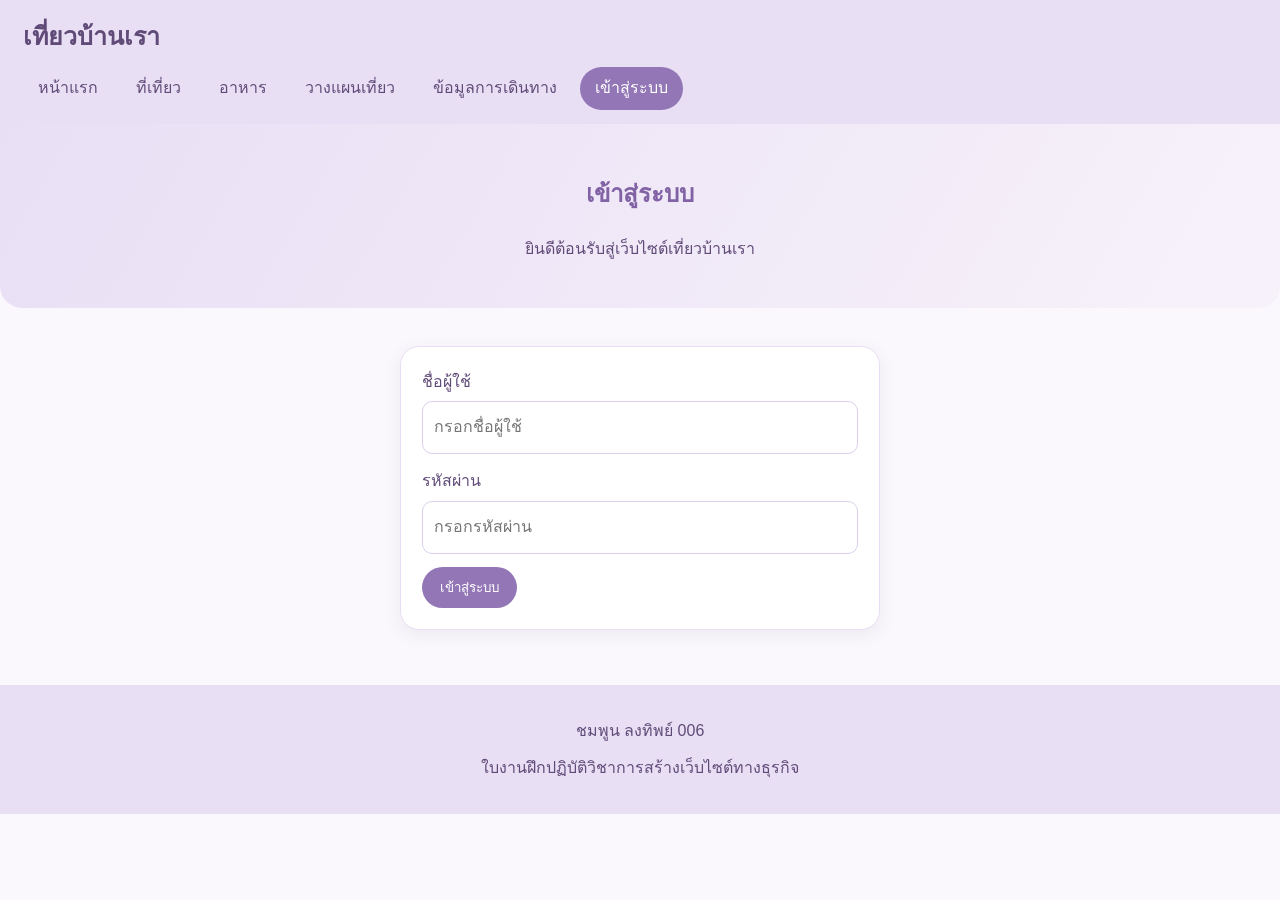
<file: login.html>
<!DOCTYPE html>
<html lang="th">
<head>
    <meta charset="UTF-8">
    <meta name="viewport" content="width=device-width, initial-scale=1.0">
    <title>เข้าสู่ระบบ | เที่ยวบ้านเรา</title>
    <link rel="stylesheet" href="style.css">
</head>
<body>

<header>
    <h1>เที่ยวบ้านเรา</h1>
    <nav>
        <a href="index.html">หน้าแรก</a>
        <a href="places.html">ที่เที่ยว</a>
        <a href="food.html">อาหาร</a>
        <a href="plan.html">วางแผนเที่ยว</a>
        <a href="travel.html">ข้อมูลการเดินทาง</a>
        <a href="login.html" class="active">เข้าสู่ระบบ</a>
    </nav>
</header>

<section class="hero-note">
    <h2>เข้าสู่ระบบ</h2>
    <p>ยินดีต้อนรับสู่เว็บไซต์เที่ยวบ้านเรา</p>
</section>

<main class="container" style="max-width:520px">

    <div class="content">

        <form onsubmit="event.preventDefault(); alert('นี่เป็นแบบฟอร์มตัวอย่าง ยังไม่ได้เชื่อมต่อฐานข้อมูล');">

            <label>ชื่อผู้ใช้</label>

            <input
                type="text"
                placeholder="กรอกชื่อผู้ใช้"
                required
            >

            <label>รหัสผ่าน</label>

            <input
                type="password"
                placeholder="กรอกรหัสผ่าน"
                required
            >

            <button class="btn" type="submit">
                เข้าสู่ระบบ
            </button>

        </form>

    </div>

</main>

<footer>
    <p>ชมพูน ลงทิพย์ 006</p>
    <p>ใบงานฝึกปฏิบัติวิชาการสร้างเว็บไซต์ทางธุรกิจ</p>
</footer>

</body>
</html>
</file>
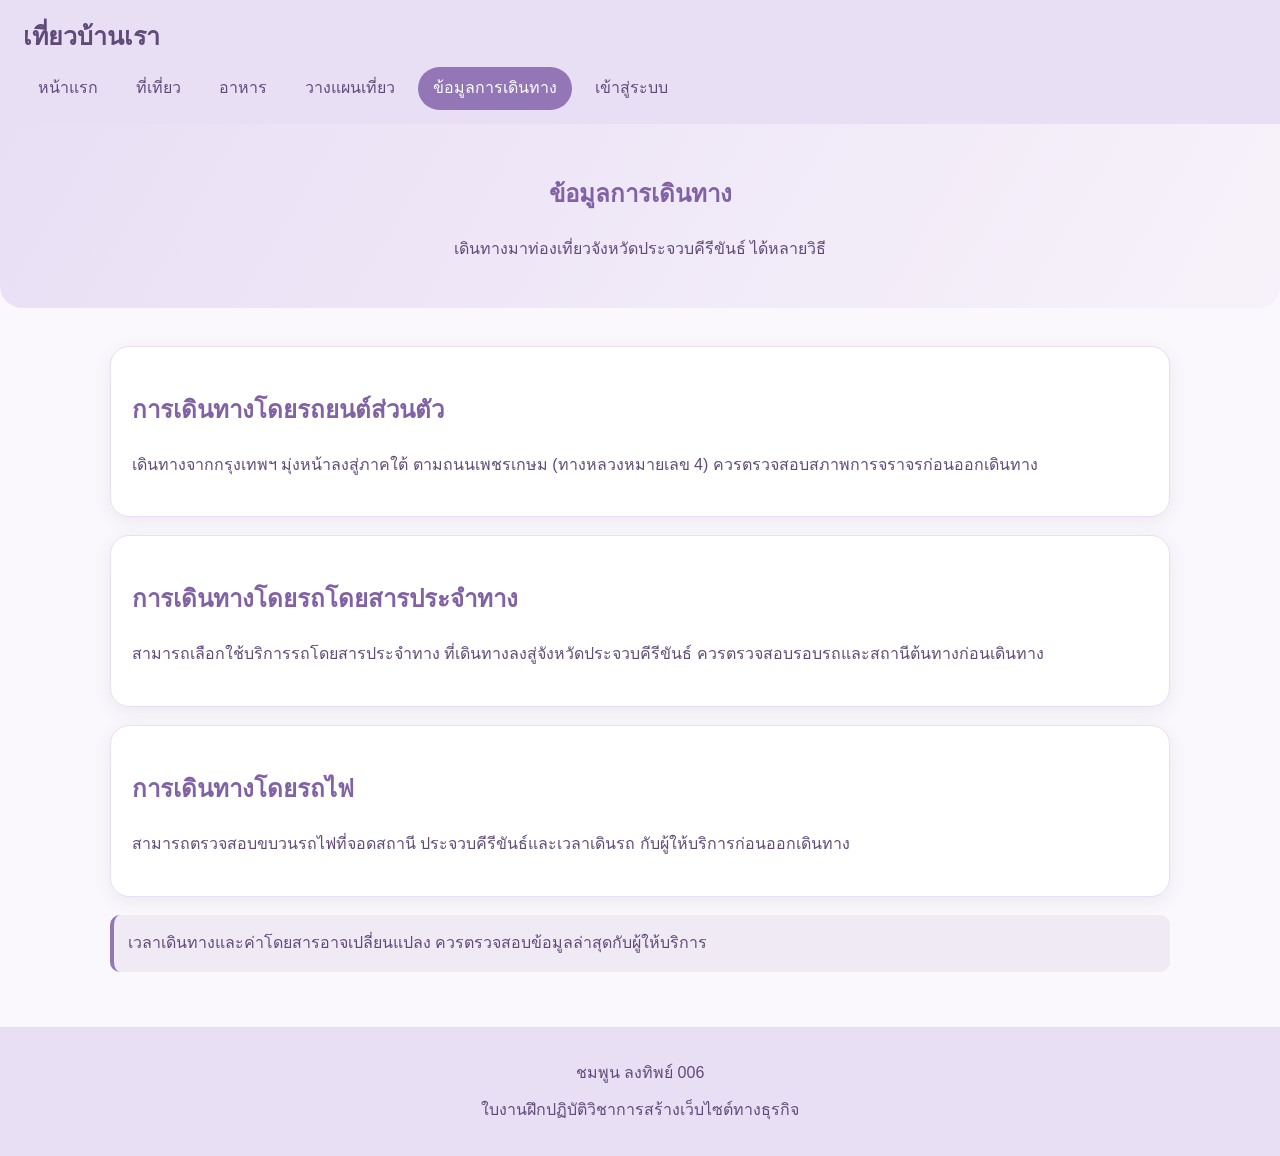
<file: travel.html>
<!DOCTYPE html>
<html lang="th">
<head>
    <meta charset="UTF-8">
    <meta name="viewport" content="width=device-width, initial-scale=1.0">
    <title>ข้อมูลการเดินทาง | เที่ยวบ้านเรา</title>
    <link rel="stylesheet" href="style.css">
</head>
<body>

<header>
    <h1>เที่ยวบ้านเรา</h1>
    <nav>
        <a href="index.html">หน้าแรก</a>
        <a href="places.html">ที่เที่ยว</a>
        <a href="food.html">อาหาร</a>
        <a href="plan.html">วางแผนเที่ยว</a>
        <a href="travel.html" class="active">ข้อมูลการเดินทาง</a>
        <a href="login.html">เข้าสู่ระบบ</a>
    </nav>
</header>

<section class="hero-note">
    <h2>ข้อมูลการเดินทาง</h2>
    <p>
        เดินทางมาท่องเที่ยวจังหวัดประจวบคีรีขันธ์
        ได้หลายวิธี
    </p>
</section>

<main class="container">

    <div class="content">

        <h2>การเดินทางโดยรถยนต์ส่วนตัว</h2>

        <p>
            เดินทางจากกรุงเทพฯ มุ่งหน้าลงสู่ภาคใต้
            ตามถนนเพชรเกษม (ทางหลวงหมายเลข 4)
            ควรตรวจสอบสภาพการจราจรก่อนออกเดินทาง
        </p>

    </div>

    <div class="content">

        <h2>การเดินทางโดยรถโดยสารประจำทาง</h2>

        <p>
            สามารถเลือกใช้บริการรถโดยสารประจำทาง
            ที่เดินทางลงสู่จังหวัดประจวบคีรีขันธ์
            ควรตรวจสอบรอบรถและสถานีต้นทางก่อนเดินทาง
        </p>

    </div>

    <div class="content">

        <h2>การเดินทางโดยรถไฟ</h2>

        <p>
            สามารถตรวจสอบขบวนรถไฟที่จอดสถานี
            ประจวบคีรีขันธ์และเวลาเดินรถ
            กับผู้ให้บริการก่อนออกเดินทาง
        </p>

    </div>

    <p class="notice">
        เวลาเดินทางและค่าโดยสารอาจเปลี่ยนแปลง
        ควรตรวจสอบข้อมูลล่าสุดกับผู้ให้บริการ
    </p>

</main>

<footer>
    <p>ชมพูน ลงทิพย์ 006</p>
    <p>ใบงานฝึกปฏิบัติวิชาการสร้างเว็บไซต์ทางธุรกิจ</p>
</footer>

</body>
</html>
</file>
<file: style.css>
* {
    box-sizing: border-box;
}

:root {
    --purple: #9276B5;
    --dark: #604B78;
    --light: #E9DFF5;
    --background: #FAF8FC;
    --soft: #DCCFEA;
}

body {
    margin: 0;
    font-family: Tahoma, sans-serif;
    line-height: 1.8;
    color: var(--dark);
    background: var(--background);
}

/* เมนูด้านบน */
header {
    background: var(--light);
    padding: 14px 23px;
}

header h1 {
    margin: 0 0 8px;
    font-size: 25px;
    color: var(--dark);
}

nav {
    display: flex;
    flex-wrap: wrap;
    gap: 8px;
}

nav a {
    color: var(--dark);
    text-decoration: none;
    padding: 7px 15px;
    border-radius: 25px;
    transition: 0.3s;
}

nav a:hover,
nav a.active {
    background: var(--purple);
    color: white;
}

/* ภาพแบนเนอร์ */
.banner {
    display: block;
    width: 100%;
    max-height: 560px;
    object-fit: cover;
}

/* ส่วนหัวข้อ */
.container {
    max-width: 1100px;
    margin: 38px auto;
    padding: 0 20px;
}

.hero-note {
    background: linear-gradient(120deg, #E9DFF5, #F7F2FA);
    padding: 28px 20px;
    text-align: center;
    border-radius: 0 0 22px 22px;
}

h2 {
    color: #8062A5;
}

.section-title {
    text-align: center;
}

/* การ์ด */
.grid {
    display: grid;
    grid-template-columns: repeat(3, 1fr);
    gap: 16px;
}

.card,
.content {
    background: white;
    border: 1px solid var(--light);
    border-radius: 19px;
    padding: 21px;
    box-shadow: 0 5px 18px rgba(80,60,100,0.08);
    margin: 18px 0;
    transition: 0.3s;
}

.card:hover {
    transform: translateY(-4px);
    box-shadow: 0 8px 22px rgba(80,60,100,0.14);
}

.card h3 {
    color: #8062A5;
}

.card img {
    width: 100%;
    height: 180px;
    object-fit: cover;
    border-radius: 13px;
}

.card a,
.content a {
    color: #8050A8;
    font-weight: bold;
}

.content img {
    max-width: 100%;
    border-radius: 16px;
}

/* ปุ่ม */
.btn {
    display: inline-block;
    background: var(--purple);
    color: white;
    border: 0;
    border-radius: 22px;
    padding: 10px 18px;
    cursor: pointer;
    text-decoration: none;
}

.btn:hover {
    background: var(--dark);
}

/* ตาราง */
table {
    width: 100%;
    border-collapse: collapse;
}

td, th {
    border: 1px solid var(--light);
    padding: 10px;
    text-align: left;
}

th {
    background: var(--light);
}

/* ช่องกรอกข้อมูล */
input {
    width: 100%;
    padding: 11px;
    border: 1px solid var(--soft);
    border-radius: 10px;
    margin: 5px 0 13px;
    font: inherit;
}

/* สไลด์โชว์ */
.slideshow-section {
    max-width: 950px;
    margin: 42px auto;
    padding: 0 20px;
    text-align: center;
}

.slider {
    position: relative;
    height: 350px;
    overflow: hidden;
    border-radius: 20px;
    box-shadow: 0 8px 25px rgba(80,60,100,0.13);
}

.slides {
    display: flex;
    height: 100%;
    transition: transform 0.8s ease-in-out;
}

.slide {
    min-width: 100%;
    height: 100%;
}

.slide img {
    width: 100%;
    height: 100%;
    object-fit: cover;
}

/* ปุ่มเลื่อนภาพ */
.prev,
.next {
    position: absolute;
    top: 50%;
    transform: translateY(-50%);
    background: rgba(96,75,120,0.65);
    color: white;
    border: 0;
    border-radius: 50%;
    width: 43px;
    height: 43px;
    font-size: 23px;
    cursor: pointer;
}

.prev {
    left: 15px;
}

.next {
    right: 15px;
}

/* จุดบอกตำแหน่ง */
.dots {
    margin-top: 18px;
}

.dot {
    display: inline-block;
    width: 10px;
    height: 10px;
    margin: 0 7px;
    background: var(--soft);
    border-radius: 50%;
    cursor: pointer;
}

.dot.active {
    width: 22px;
    border-radius: 10px;
    background: var(--purple);
}

/* หมายเหตุ */
.notice {
    background: #F0EAF5;
    border-left: 4px solid var(--purple);
    padding: 14px;
    border-radius: 10px;
}

/* ส่วนท้าย */
footer {
    background: var(--light);
    text-align: center;
    padding: 24px;
    margin-top: 55px;
}

footer p {
    margin: 8px;
}

/* หน้าจอโทรศัพท์ */
@media (max-width: 760px) {
    .grid {
        grid-template-columns: 1fr;
    }

    .slider {
        height: 230px;
    }

    nav a {
        padding: 6px 10px;
        font-size: 14px;
    }
}
</file>
